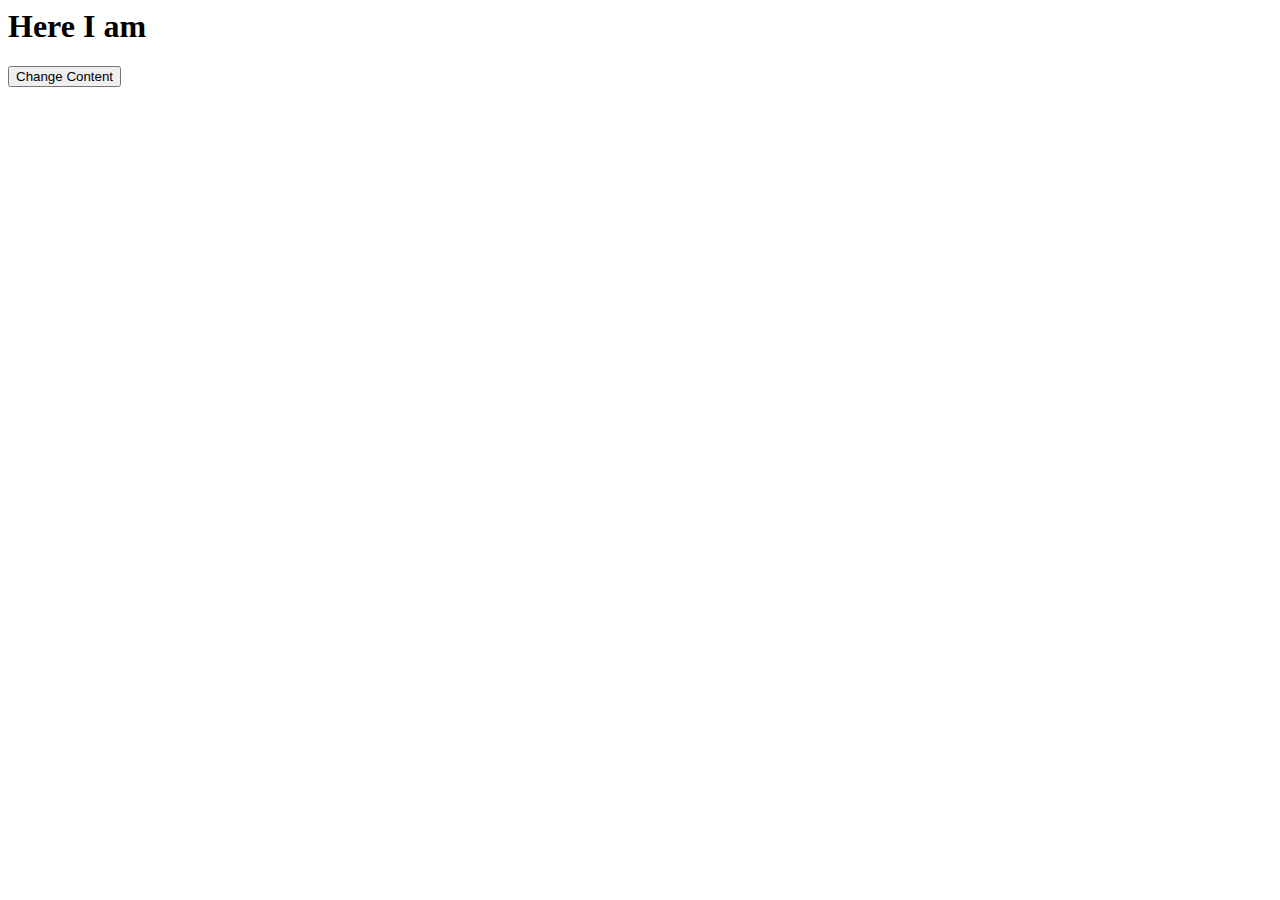
<file: controller/test.html>
<html>
     
<head>

<title>sdfga</title>

</head>
<body>
    <div id="demo">
        <h1>Here I am</h1>
        <button type="button" onclick="loadDoc()" id="butt">Change Content</button>
        <p class="parag"></p>
        </div>
<script src="../IKIZAMINI.RW/js/jquery.js"></script>

<script type="text/javascript">
function loadDoc() {
  var xhttp;
  if (window.XMLHttpRequest) {
    // code for modern browsers
    xhttp = new XMLHttpRequest();
    } else {
    // code for IE6, IE5
    xhttp = new ActiveXObject("Microsoft.XMLHTTP");
  }
  xhttp.onreadystatechange = function() {
    if (this.readyState == 4 && this.status == 200) {
      document.getElementById("demo").innerHTML = this.responseText;
    }
  };
  xhttp.open("GET", "rugamba.txt", true);
  xhttp.send();
}



</script>
<!-- <script type="text/javascript">
$("document").ready(function(){
$.ajax({  
    url: "",
    method:"",
    dataType:"",
    success:function(){
    }
});
});
$("#butt").click(function(){

    function clickThen(){
var msg = "I will be genius then";
$(".parag").append("<p>"+msg+"</p>");
//alert(msg);
}
clickThen();
});

$("#butt").hover(function(){
alert("hello mavin");

},
function(){
    null;
}
); -->
</script>
</body>

</html>
</file>
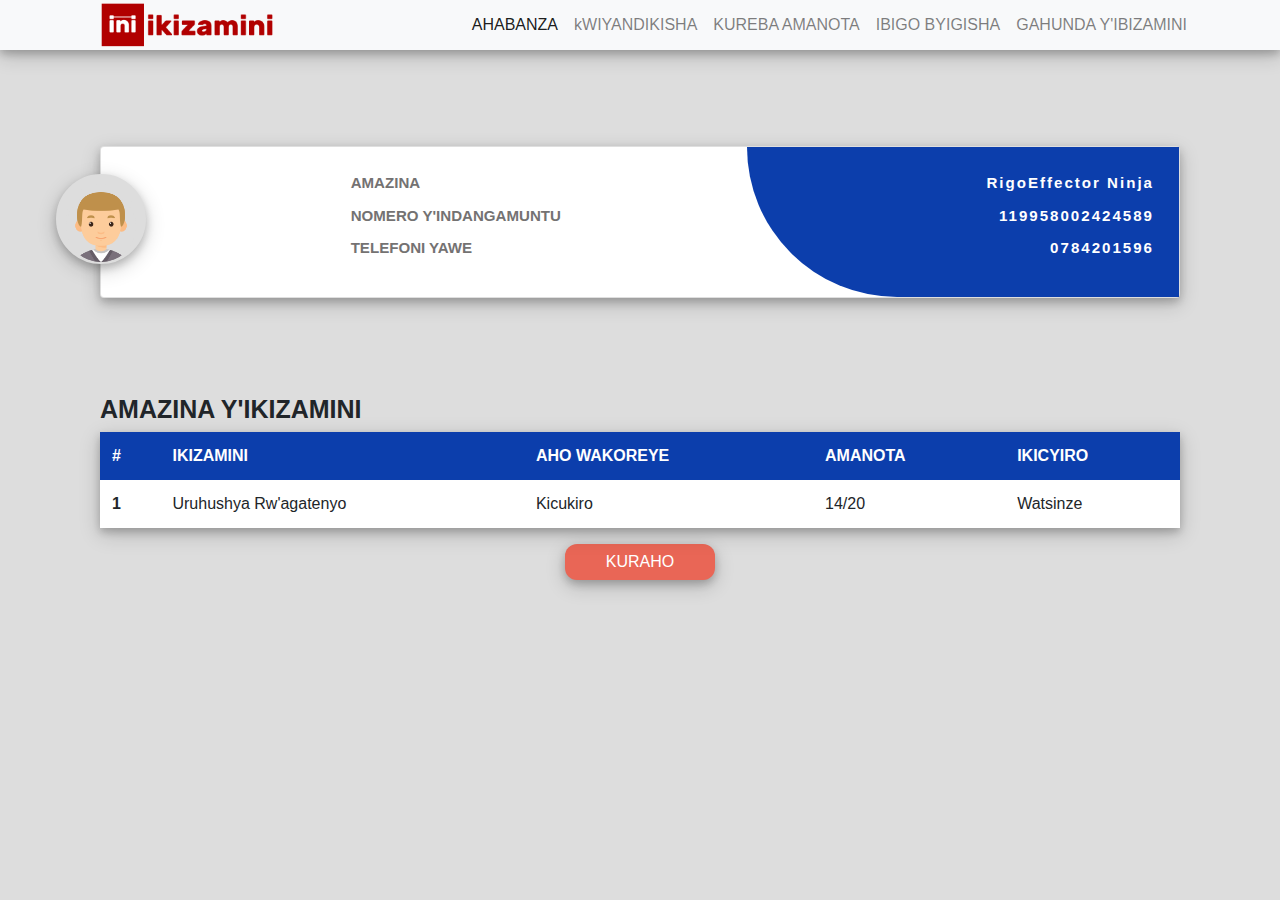
<file: IKIZAMINI.RW/html/amanota.html>
<!DOCTYPE html>
<html lang="en">
<head>
        <meta charset="UTF-8">
        <meta name="viewport" content="width=device-width, initial-scale=1.0">
        <meta http-equiv="X-UA-Compatible" content="ie=edge">
        <link rel="stylesheet" href="../css/bootstrap.min.css">
        <link rel="stylesheet" href="../css/mystyle.css">
    <title>Amanota</title>
</head>
<body class="ikamini_wrapper">
        <!-- navbar header -->
    <nav class="navbar sticky-top  navbar-expand-lg navbar-light bg-light">
        <div class="container">
                <div class="navbar-header responsive-logo">
                    <a href="index.html" class="navbar-brand">
                        <img src="../img/logo.png" alt="Ikizamini_logo">
                    </a>
                </div>
        <button class="navbar-toggler" type="button" data-toggle="collapse" data-target="#navbarNav" aria-controls="navbarNav" aria-expanded="false" aria-label="Toggle navigation">
          <span class="navbar-toggler-icon"></span>
        </button>
        <div class="collapse navbar-collapse" id="navbarNav">
          <ul class="navbar-nav ml-auto">
            <li class="nav-item active">
              <a class="nav-link" href="index.html">AHABANZA <span class="sr-only">(current)</span></a>
            </li>
            <li class="nav-item">
              <a class="nav-link" href="kwiyandikisha.html">kWIYANDIKISHA</a>
            </li>
            <li class="nav-item">
              <a class="nav-link" href="kurebamanota.html">KUREBA AMANOTA</a>
            </li>
            <li class="nav-item">
                <a class="nav-link" href="ibigo.html">IBIGO BYIGISHA</a>
              </li>
            <li class="nav-item">
              <a class="nav-link " href="gahunday'ikizamini.html">GAHUNDA Y'IBIZAMINI</a>
            </li>
          </ul>
        </div>
        </div>
      </nav>
          <div class="container">
              <div class="col-md-12">
                  <div class="result_Information">
                        <div class="card" style="width: 100%;">
                        <div class="row">
                                <div class=" col-md-2 ">
                                        <div class="pictures">
                                                <img class="" id="imgZ" src="../img/rigoeffector.png" height="150" alt="">
                
                                            </div>
                                </div>
                                <div class=" col-md-5 ">
                                        <div class="leftSide">
                                                <ul id="uls">
                                                    <li>AMAZINA</li>
                                                    <li>NOMERO Y'INDANGAMUNTU</li>
                                                    <li>TELEFONI YAWE</li>
                                                </ul>
                
                                            </div>
                                </div>
                                <div class="col-md-5">
                                        <div class="rightSide">
                                                <ul id="uls">
                                                        <li>RigoEffector Ninja</li>
                                                        <li>119958002424589</li>
                                                        <li>0784201596</li>
                                                    </ul>              
                                        </div>
                                </div>
                        </div>
                  </div>
                  </div>
              </div>

<!-- amanota doen there -->
<div class="col-md-12">
    <div class="heading">
        <h1>AMAZINA Y'ikizamini</h1>

    </div>
    <table class="table table-borderless bg-white">
            <thead id="titlesMarks">
              <tr>
                <th scope="col">#</th>
                <th scope="col">IKIZAMINI</th>
                <th scope="col">AHO WAKOREYE</th>
                <th scope="col">AMANOTA</th>
                <th scope="col">IKICYIRO</th>
              </tr>
            </thead>
            <tbody>
              <tr>
                <th scope="row">1</th>
                <td>Uruhushya Rw'agatenyo</td>
                <td>Kicukiro</td>
                <td>14/20</td>
                <td>Watsinze</td>
                
              </tr>
             
            </tbody>
          </table>

</div>
<center><button type="button" id="button" class="btn btn-primary">KURAHO</button></center>
</div>
          
</body>
</html>
</file>
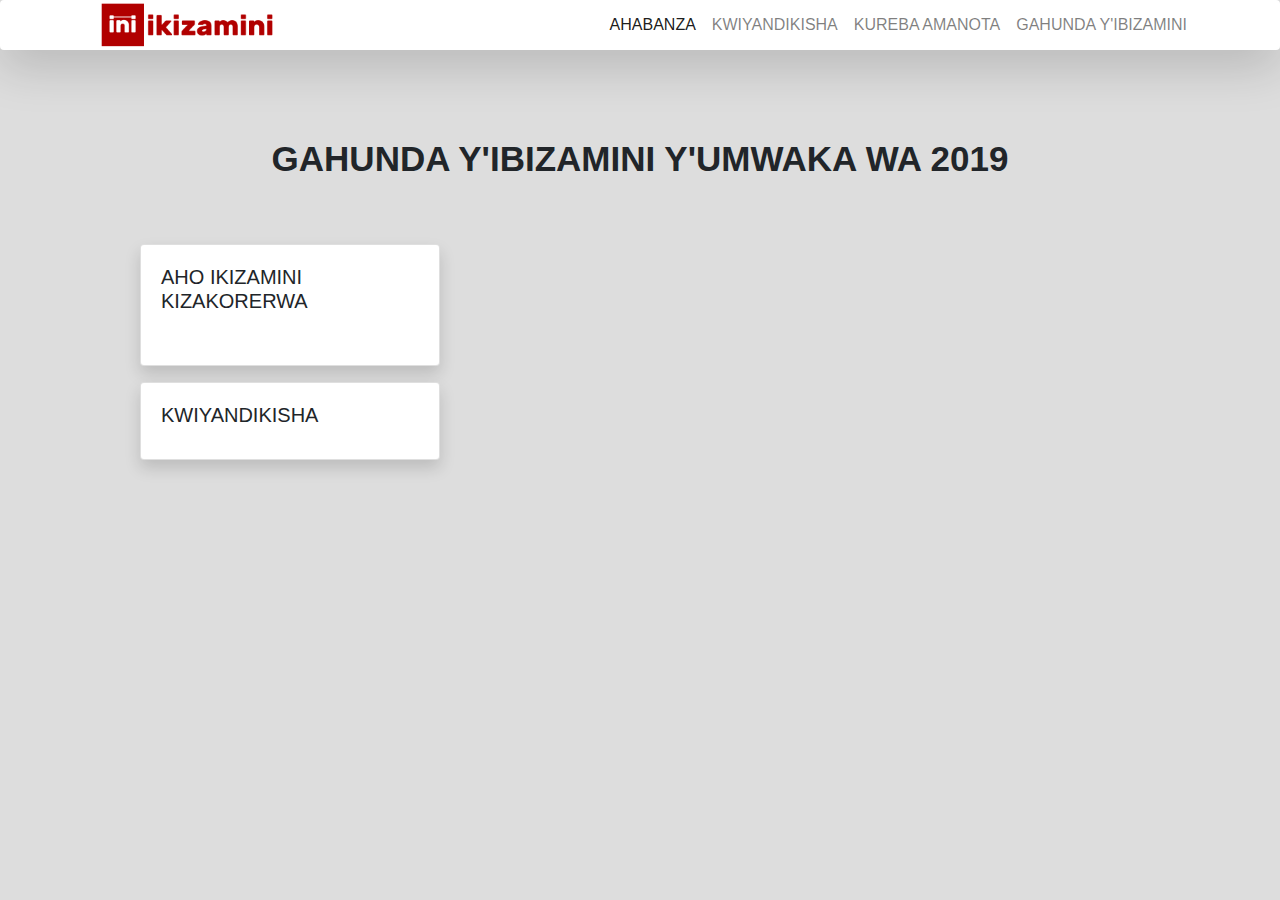
<file: IKIZAMINI.RW/html/gahunday'ikizamini.html>
<!DOCTYPE html>
<html lang="en">
<head>
    <meta charset="UTF-8">
    <meta name="viewport" content="width=device-width, initial-scale=1.0">
    <meta http-equiv="X-UA-Compatible" content="ie=edge">
    <link rel="stylesheet" href="../css/bootstrap.min.css">
    <link rel="stylesheet" href="../css/mystyle.css">
    <title>Gahunda y'Ibizamini</title>
</head>
<body class="ikamini_wrapper">
       <!-- navbar header -->
       <nav class="shadow-lg p-3 mb-5 bg-white rounded navbar sticky-top  navbar-expand-lg navbar-light bg-light">
            <div class="container">
                    <div class="navbar-header responsive-logo">
                        <a href="index.html" class="navbar-brand">
                            <img src="../img/logo.png" alt="Ikizamini_logo">
                        </a>
                    </div>
            <button class="navbar-toggler" type="button" data-toggle="collapse" data-target="#navbarNav" aria-controls="navbarNav" aria-expanded="false" aria-label="Toggle navigation">
              <span class="navbar-toggler-icon"></span>
            </button>
            <div class="collapse navbar-collapse" id="navbarNav">
              <ul class="navbar-nav ml-auto">
                <li class="nav-item active">
                  <a class="nav-link" href="index.html">AHABANZA <span class="sr-only">(current)</span></a>
                </li>
                <li class="nav-item">
                  <a class="nav-link" href="iyandikishe.html">KWIYANDIKISHA</a>
                </li>
                <li class="nav-item">
                  <a class="nav-link" href="kurebamanota.html">KUREBA AMANOTA</a>
                </li>
                <li class="nav-item">
                  <a class="nav-link " href="gahunday'ikizamini.html">GAHUNDA Y'IBIZAMINI</a>
                </li>
              </ul>
            </div>
            </div>
          </nav>
         <!-- wrapper content -->
         <div class="container">
            <div class="row justify-content-center">
             <div class="header_name">
                 <h1>Gahunda y'Ibizamini y'umwaka wa 2019</h1>
             </div>
            </div>
             <div class="col-md-12">
                 <div class="row">
                 <div class="col-md-4 ">
<!-- uko ibizamini bizakorwa -->
                <ul>
                    <li>
                            <div class="card shadow" style="width: 100%;">
                            
                                    <div class="card-body">
                                     <h5 class="card-title">AHO IKIZAMINI KIZAKORERWA</h5>
                                      <ul id="uturere">
                                          <li class="intara"></li>
                                          <!-- <li class="intara" id="1">UMUJYI WA KIGALI</li>
                                          <li class="intara" id="2">AMAJYEPFO</li>
                                          <li class="intara" id="3">AMAJYARUGU</li>
                                          <li class="intara" id="4">IBURASIRAZUBA</li>
                                          <li class="intara" id="5">IBURENGERAZUBA</li> -->
                                      </ul>
                                    </div>
                            </div>

                    </li>
<!-- kwiyandikisha time table -->
                    <li>
                            <div class="card shadow" style="width: 100%;">
                            
                                    <div class="card-body">
                                     <h5 class="card-title">KWIYANDIKISHA</h5>
                                      <ul id="uturere" class="gahunda">

                                            <!-- <li><button></button></li> -->
                                          <!-- <li><button>1</button>15/12/2018 - 20/12/2018</li>
                                          <li><button>2</button>12/03/2019 - 20/03/2019</li>
                                          <li><button>3</button>15/06/2019 - 20/06/2019</li>
                                          <li><button>4</button>15/10/2018 - 20/10/2019</li> -->
                                          
                                      </ul>
                                    </div>
                            </div>

                    </li>
                </ul>       
                </div>

                <!-- result for active link item -->
                <div class="col-sm-12 col-md-8">
                    <div class="container">
                        <div class="row">

                            <div class="col-sm col-md utuntu"><span></span></div>
                            
                            <!-- <div class="col-md-4 col-sm-12">
                                    <div class="card shadow" id="mycard" style="width: 100%;">
                            
                                            <div class="card-body">
                                                <h5 class="card-title">NYARUGENGE</h5>
                                                    <div class="agenda">
                                                            <button>1</button>
                                                        <p>Lorem ipsum dolor sit amet.</p>
                                                    </div>
                                                    <div class="agenda1">
                                                            <button>2</button>
                                                        <p>Lorem ipsum dolor sit amet.</p>
                                                    </div>
                                                    <div class="agenda2">
                                                            <button>3</button>
                                                        <p>Lorem ipsum dolor sit amet.</p>
                                                    </div>
                                                
                                                    <div class="agenda3">
                                                            <button>4</button>
                                                        <p>Lorem ipsum dolor sit amet.</p>
                                                    </div>
                                                
                                                
                                             
                                            </div>
                                    </div>

                            </div>


                            <div class="col-md-4 col-sm-12">
                                    <div class="card shadow" id="mycard" style="width: 100%;">
                            
                                            <div class="card-body">
                                                <h5 class="card-title">NYARUGENGE</h5>
                                                    <div class="agenda">
                                                            <button>1</button>
                                                        <p>Lorem ipsum dolor sit amet.</p>
                                                    </div>
                                                    <div class="agenda1">
                                                            <button>2</button>
                                                        <p>Lorem ipsum dolor sit amet.</p>
                                                    </div>
                                                    <div class="agenda2">
                                                            <button>3</button>
                                                        <p>Lorem ipsum dolor sit amet.</p>
                                                    </div>
                                                
                                                    <div class="agenda3">
                                                            <button>4</button>
                                                        <p>Lorem ipsum dolor sit amet.</p>
                                                    </div>
                    
                                             
                                            </div>
                                    </div>

                            </div>

                            <div class="col-md-4 col-sm-12">
                                    <div class="card shadow" id="mycard" style="width: 100%;">
                            
                                            <div class="card-body">
                                                <h5 class="card-title">NYARUGENGE</h5>
                                                    <div class="agenda">
                                                            <button>1</button>
                                                        <p>Lorem ipsum dolor sit amet.</p>
                                                    </div>
                                                    <div class="agenda1">
                                                            <button>2</button>
                                                        <p>Lorem ipsum dolor sit amet.</p>
                                                    </div>
                                                    <div class="agenda2">
                                                            <button>3</button>
                                                        <p>Lorem ipsum dolor sit amet.</p>
                                                    </div>
                                                
                                                    <div class="agenda3">
                                                            <button>4</button>
                                                        <p>Lorem ipsum dolor sit amet.</p>
                                                    </div>
                                            </div>
                                    </div>
                            </div>-->
                        </div> 
                        <!-- end of row class -->
                    </div>
                    <!-- end of container -->
                </div>
                <!-- end of col-sm 8 -->
             </div>
             <!-- end of top row -->
         </div>
         <!-- end of col-md 12 class -->
         <script src="../js/jquery.js"></script>
    <script type="text/javascript">
        $(document).ready(function(){
$.ajax({
    url:"http://localhost/ikizamini/controller/fetchIntara.php",
    method:"get",
    dataType:"json",
    cache:false,
    success:function(listIntara){
        //console.log(listIntara);
        for( var i in listIntara){
            //alert(listIntara[i].name);
           
      $("#uturere").append('<li data-intaraid='+listIntara[i].id+' class="Index">'+listIntara[i].name+' </li>');   
        }
        $('.Index').hover(function(){

        var ids = $(this).data('intaraid');

            $.ajax({
                url : "http://localhost/ikizamini/controller/returnDistrictByProvince.php",
                method: "post",
                data:"intara="+ids,
                dataType : "json",
                cache: false,
                success:function(data){
                 
                    for(var t in data){
                        
                        $(".utuntu").append("<span>"+data[t].district+"</span>");
                    }
                }
            });        
        },function(){
            $(".utuntu").empty();
        });
        }
});
});
</script>
<script type="text/javascript">
$(document).ready(function(){
$.ajax({
url : "http://localhost/ikizamini/controller/returnExamTerms.php",
method : "get",
dataType :"json",
success : function(data){  
    console.log(data);
    for(var d in data){
        $(".gahunda").append("<li><button>" +data[d].id+"</button>"+ data[d].from+" / "+data[d].to+ "</li>");
    }
}

});
});
    </script>
</body>
</html>
</file>
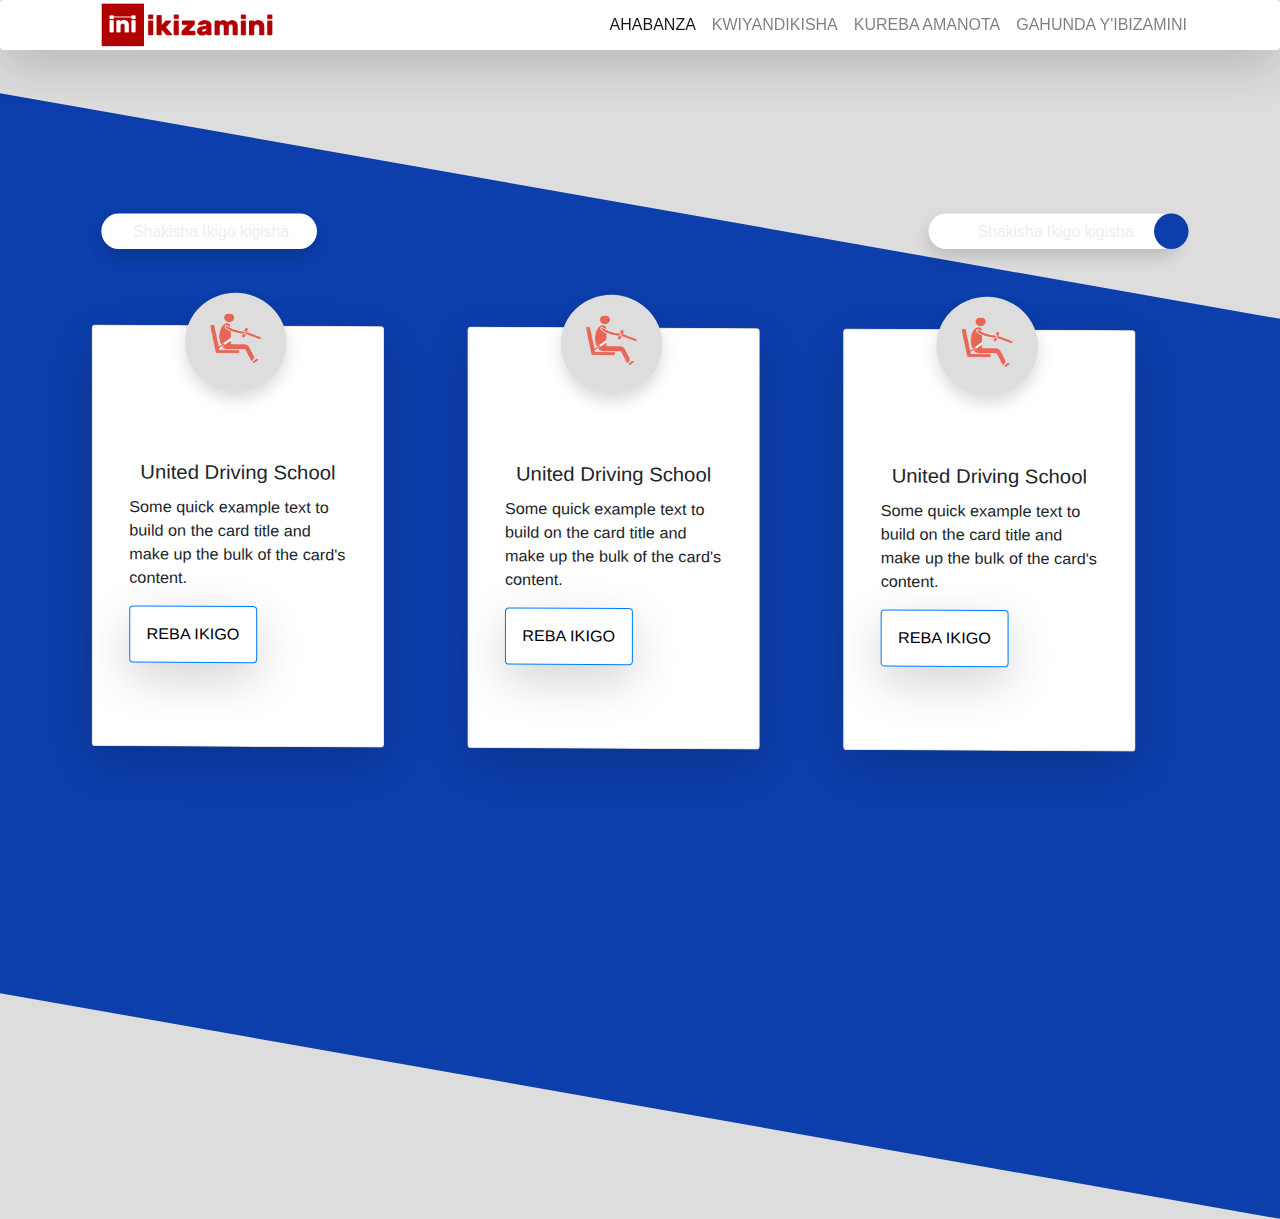
<file: IKIZAMINI.RW/html/ibigo.html>
<!DOCTYPE html>
<html lang="en">
<head>
        <meta charset="UTF-8">
        <meta name="viewport" content="width=device-width, initial-scale=1.0">
        <meta http-equiv="X-UA-Compatible" content="ie=edge">
        <link rel="stylesheet" href="../css/bootstrap.min.css">
        <link rel="stylesheet" href="../css/mystyle.css">
        <link rel="stylesheet" href="https://use.fontawesome.com/releases/v5.5.0/css/all.css">
        
    <title>Ibigo Byigisha</title>
</head>
<body class="ikamini_wrapper">
     <!-- navbar header -->
     <nav class=" shadow-lg p-3 mb-5 bg-white rounded navbar sticky-top  navbar-expand-lg navbar-light bg-light">
            <div class="container">
                    <div class="navbar-header responsive-logo">
                        <a href="index.html" class="navbar-brand">
                            <img src="../img/logo.png" alt="Ikizamini_logo">
                        </a>
                    </div>
            <button class="navbar-toggler" type="button" data-toggle="collapse" data-target="#navbarNav" aria-controls="navbarNav" aria-expanded="false" aria-label="Toggle navigation">
              <span class="navbar-toggler-icon"></span>
            </button>
            <div class="collapse navbar-collapse" id="navbarNav">
              <ul class="navbar-nav ml-auto">
                <li class="nav-item active">
                  <a class="nav-link" href="index.html">AHABANZA <span class="sr-only">(current)</span></a>
                </li>
                <li class="nav-item">
                  <a class="nav-link" href="iyandikishe.html">KWIYANDIKISHA</a>
                </li>
                <li class="nav-item">
                  <a class="nav-link" href="kurebamanota.html">KUREBA AMANOTA</a>
                </li>
                <li class="nav-item">
                  <a class="nav-link " href="gahunday'ikizamini.html">GAHUNDA Y'IBIZAMINI</a>
                </li>
              </ul>
            </div>
            </div>
          </nav>
</head>
<body>
    <div class="marking_wrappers_school">
    <div class="container">
      <div class="searchBar_header">
          <div class="d-flex bd-highlight mb-3">
              <div class="p-2 bd-highlight">
                  <form action="">
                      <input type="search" placeholder="Shakisha Ikigo kigisha" class="shadow">
                      
                    </form>
              </div>
              
              <div class="ml-auto p-2 bd-highlight">
              <form action="">
                <input type="search" placeholder="Shakisha Ikigo kigisha" class="shadow">
                <input  type="submit" value="">
              </form>
              </div>
            </div>

      </div>

      <!-- result fot Ibigo byose -->
      <div class="wrapper_schools_result">
        <div class="col-md-12">
          <div class="row">
           
            <div class="col-md-4">
                <div class="card shadow-lg p-3 mb-5 bg-white rounded" style="width: 18rem;">
                  <div id="ibigo_img" class="shadow"> 
                      <img class="card-img-top" id="School_Icon" src="../img/ICONS.png" alt="Card image cap">
                  </div>
                    
                    <div class="card-body" >
                      <h5 class="card-title text-center">United Driving School</h5>
                      <p class="card-text">Some quick example text to build on the card title and make up the bulk of the card's content.</p>
                      <a href="ikigokimwe.html" class="btn btn-primary shadow-lg p-3 mb-5 bg-white rounded">REBA IKIGO</a>
                    </div>
                  </div>

            </div>
            <div class="col-md-4">
                <div class="card shadow-lg p-3 mb-5 bg-white rounded" style="width: 18rem;">
                  <div id="ibigo_img" class="shadow"> 
                      <img class="card-img-top" id="School_Icon" src="../img/ICONS.png" alt="Card image cap">
                  </div>
                    
                    <div class="card-body" >
                      <h5 class="card-title text-center">United Driving School</h5>
                      <p class="card-text">Some quick example text to build on the card title and make up the bulk of the card's content.</p>
                      <a href="ikigokimwe.html" class="btn btn-primary shadow-lg p-3 mb-5 bg-white rounded">REBA IKIGO</a>
                    </div>
                  </div>

            </div>
            <div class="col-md-4">
                <div class="card shadow-lg p-3 mb-5 bg-white rounded" style="width: 18rem;">
                  <div id="ibigo_img" class="shadow"> 
                      <img class="card-img-top" id="School_Icon" src="../img/ICONS.png" alt="Card image cap">
                  </div>
                    
                    <div class="card-body" >
                      <h5 class="card-title text-center">United Driving School</h5>
                      <p class="card-text">Some quick example text to build on the card title and make up the bulk of the card's content.</p>
                      <a href="ikigokimwe.html" class="btn btn-primary shadow-lg p-3 mb-5 bg-white rounded">REBA IKIGO</a>
                    </div>
                  </div>

            </div>
      

          
          </div>
        </div>
      </div>
    
        
        

    </div>
  </div>
</body>
</html>
</file>
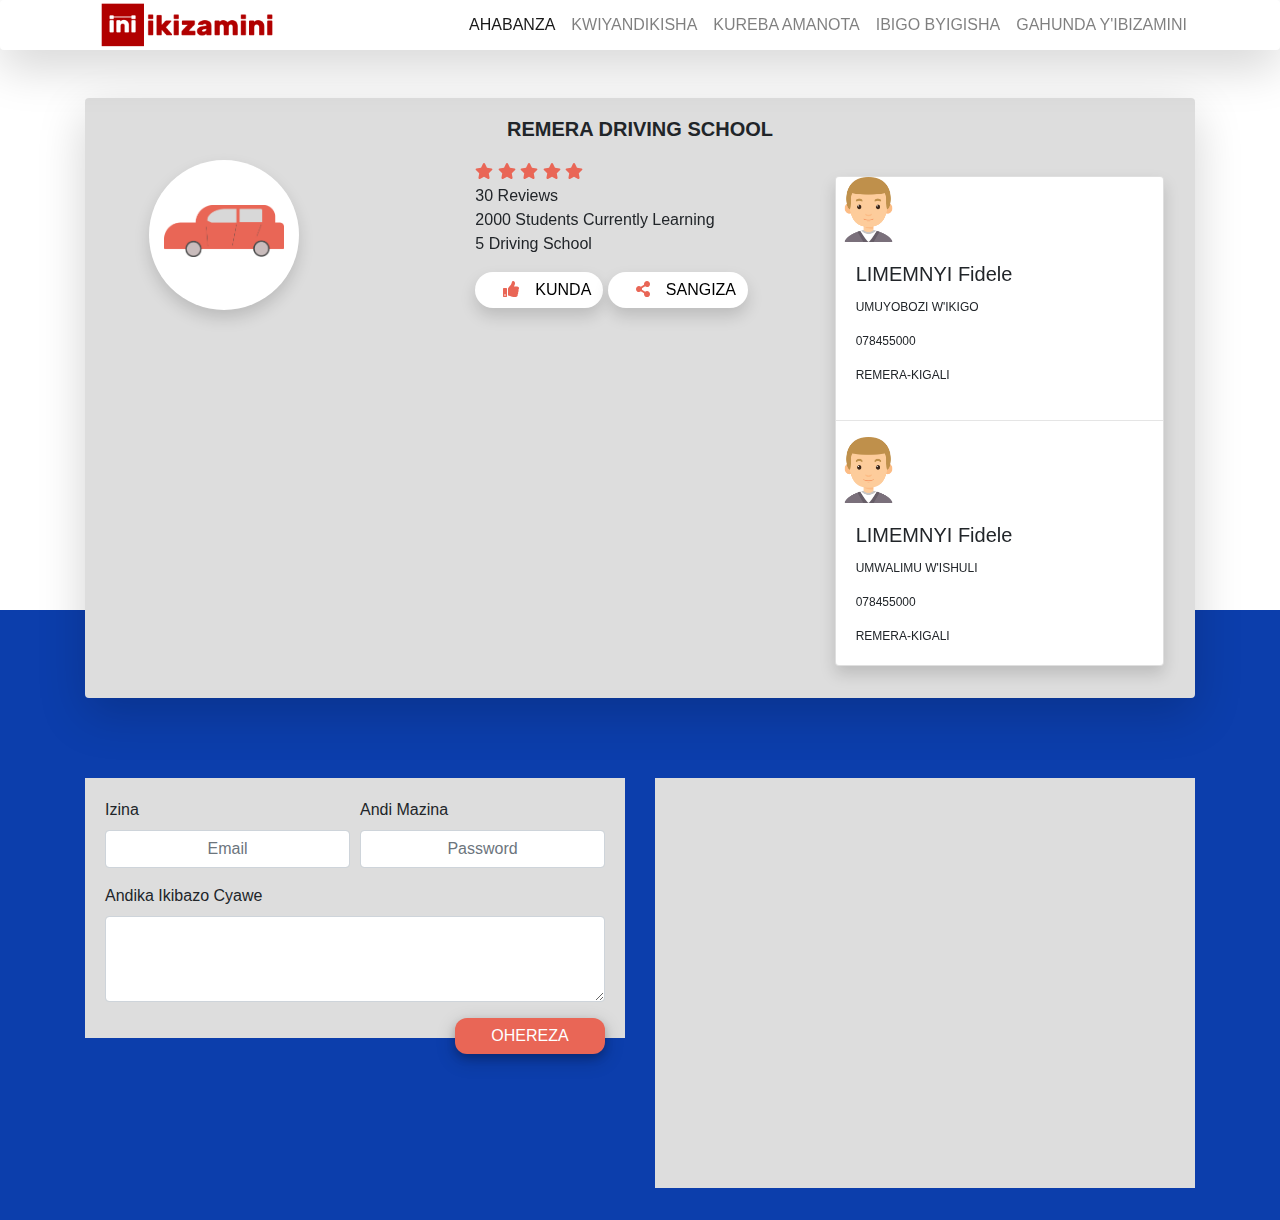
<file: IKIZAMINI.RW/html/ikigokimwe.html>
<!DOCTYPE html>
<html lang="en">
<head>
    <meta charset="UTF-8">
        <meta name="viewport" content="width=device-width, initial-scale=1.0">
        <meta http-equiv="X-UA-Compatible" content="ie=edge">
        <link rel="stylesheet" href="../css/bootstrap.min.css">
        <link rel="stylesheet" href="../css/mystyle.css">
        <link rel="stylesheet" href="https://use.fontawesome.com/releases/v5.5.0/css/all.css">
    <title>Ikigo Kimwe</title>
    <script>
        window.onload = function () {
        
        //Better to construct options first and then pass it as a parameter
        var options = {
          animationEnabled: true,
          title:{
            text: "IKIGERANYO CY'AMANOTA"   
          },
          axisY:{
            title:"Coal (mn tonnes)"
          },
          toolTip: {
            shared: true,
            reversed: true
          },
          data: [{
            type: "stackedColumn",
            name: "Anthracite and Bituminous",
            showInLegend: "true",
            yValueFormatString: "#,##0mn tonnes",
            dataPoints: [
              { y: 111338 , label: "USA" },
              { y: 49088, label: "Russia" },
              { y: 62200, label: "China" },
              { y: 90085, label: "India" },
              { y: 38600, label: "Australia" },
              { y: 48750, label: "SA" }
            ]
          },
          {
            type: "stackedColumn",
            name: "SubBituminous and Lignite",
            showInLegend: "true",
            yValueFormatString: "#,##0mn tonnes",
            dataPoints: [
              { y: 135305 , label: "USA" },
              { y: 107922, label: "Russia" },
              { y: 52300, label: "China" },
              { y: 3360, label: "India" },
              { y: 39900, label: "Australia" },
              { y: 0, label: "SA" }
            ]
          }]
        };
        
        $("#chartContainer").CanvasJSChart(options);
        }
        </script>
</head>
<body class="contexty">
       <!-- navbar header -->
    <nav class="navbar sticky-top  navbar-expand-lg navbar-light bg-light shadow-lg p-3 mb-5 bg-white rounded">
        <div class="container">
                <div class="navbar-header responsive-logo">
                    <a href="index.html" class="navbar-brand">
                        <img src="../img/logo.png" alt="Ikizamini_logo">
                    </a>
                </div>
        <button class="navbar-toggler" type="button" data-toggle="collapse" data-target="#navbarNav" aria-controls="navbarNav" aria-expanded="false" aria-label="Toggle navigation">
          <span class="navbar-toggler-icon"></span>
        </button>
        <div class="collapse navbar-collapse" id="navbarNav">
          <ul class="navbar-nav ml-auto">
            <li class="nav-item active">
              <a class="nav-link" href="index.html">AHABANZA <span class="sr-only">(current)</span></a>
            </li>
            <li class="nav-item">
              <a class="nav-link" href="kwiyandikisha.html">KWIYANDIKISHA</a>
            </li>
            <li class="nav-item">
              <a class="nav-link" href="kurebamanota.html">KUREBA AMANOTA</a>
            </li>
            <li class="nav-item">
                <a class="nav-link" href="ibigo.html">IBIGO BYIGISHA</a>
              </li>
            <li class="nav-item">
              <a class="nav-link " href="gahunday'ikizamini.html">GAHUNDA Y'IBIZAMINI</a>
            </li>
          </ul>
        </div>
        </div>
      </nav>

      <!-- ikigo kimwe infomration -->
      

          <div class="container">
            <div class="shadow-lg p-3 mb-5 bg-#ddd rounded school_content">
              <p class="text-center">REMERA DRIVING SCHOOL</p>
              <div class="col-md-12">
                  <div class="row">
                    <div class="col-md-4">
                      <div class="driving_icon">
                          <div id="ibigo_imgs" class="shadow bg-white"> 
                              <img class="card-img-top" id="School_Icon2" src="../img/ICONS2.png" alt="Card image cap">
                          </div>
                      </div>
                      <div class="map">
                          <div class="mapouter">
                            <div class="gmap_canvas">
                              <iframe width="600" height="500" id="gmap_canvas" src="https://maps.google.com/maps?q=iprc&t=&z=13&ie=UTF8&iwloc=&output=embed" frameborder="0" scrolling="no" marginheight="0" marginwidth="0">
                              </iframe>
                              <a href="https://www.embedgooglemap.net">embedgooglemap.net</a>
                            </div>
          
                          </div>
                      </div>

                    </div>
                    <div class="col-md-4">
                      <span id="star"><i class="fas fa-star"></i></span>
                      <span id="star"><i class="fas fa-star"></i></span>
                      <span id="star"><i class="fas fa-star"></i></span>
                      <span id="star"><i class="fas fa-star"></i></span>
                      <span id="star"><i class="fas fa-star"></i></span>
                      <div class="revies_data">
                          <span>30 Reviews</span>
                          <br/>
                          <span>2000 Students Currently Learning</span>
                          <br/>
                          <span>5 Driving School</span>
                          <div class="social_EventsBtn">
                              <button type="button" id="buttons" class="btn btn-primary shadow"><i class="fas fa-thumbs-up"></i>KUNDA</button>
                              <button type="button" id="buttons" class="btn btn-primary shadow"><i class="fas fa-share-alt"></i>SANGIZA</button>

                          </div>

                      </div>
                    </div>

                    <!-- abayobozi -->
                    <div class="col-md-4">
                      <div class="card shadow" style="" id="admin_Inforamtion">
                            <img class="card-img" src="../img/rigoeffector.png" alt="Card image cap" id="adminImg">
                            <div class="card-body">
                              <h5 class="card-title">LIMEMNYI Fidele</h5>
                              <p class="card-text">UMUYOBOZI W'IKIGO</p>
                              <p class="card-text">078455000</p>
                              <p class="card-text">Remera-Kigali</p>        
                          </div>
                          <hr/>
                          <img class="card-img" src="../img/rigoeffector.png" alt="Card image cap" id="adminImg">
                            <div class="card-body">
                              <h5 class="card-title">LIMEMNYI Fidele</h5>
                              <p class="card-text">UMWALIMU W'ISHULI</p>
                              <p class="card-text">078455000</p>
                              <p class="card-text">Remera-Kigali</p>        
                          </div>
                      </div>                   
                    </div>
                    </div>
              </div>
            </div>
          </div>
        </div>
    
          <div class="container">
            <div class="row">

           
              <div class=" col-md-6">
              <div class="questionnaire">
                      <form>
                          <div class="form-row">
                            <div class="form-group col-md-6">
                              <label for="inputEmail4">Izina</label>
                              <input type="email" class="form-control" id="inputEmail4" placeholder="Email">
                            </div>
                            <div class="form-group col-md-6">
                              <label for="inputPassword4">Andi Mazina</label>
                              <input type="password" class="form-control" id="inputPassword4" placeholder="Password">
                            </div>
                            
                          </div>
                          <div class="form-group">
                              <label for="exampleFormControlTextarea1">Andika Ikibazo Cyawe</label>
                              <textarea class="form-control" id="exampleFormControlTextarea1" rows="3" id="myTextarea">

                              </textarea>
                            </div>
                          
                          <button type="button" id="button" class="btn btn-primary">OHEREZA</button>
                          
                        </form>
  
                  </div>

              </div>

              <div class=" col-md-6">
              <div class="questionnaire">
                  <div id="chartContainer" style="height: 370px; width: 100%;"></div>
  
                  </div>

              </div>
            </div>

          </div>
          <script type="text/javascript" src="https://canvasjs.com/assets/script/jquery-1.11.1.min.js"></script>
          <script type="text/javascript" src="https://canvasjs.com/assets/script/jquery.canvasjs.min.js"></script>   
    
</body>
</html>
</file>
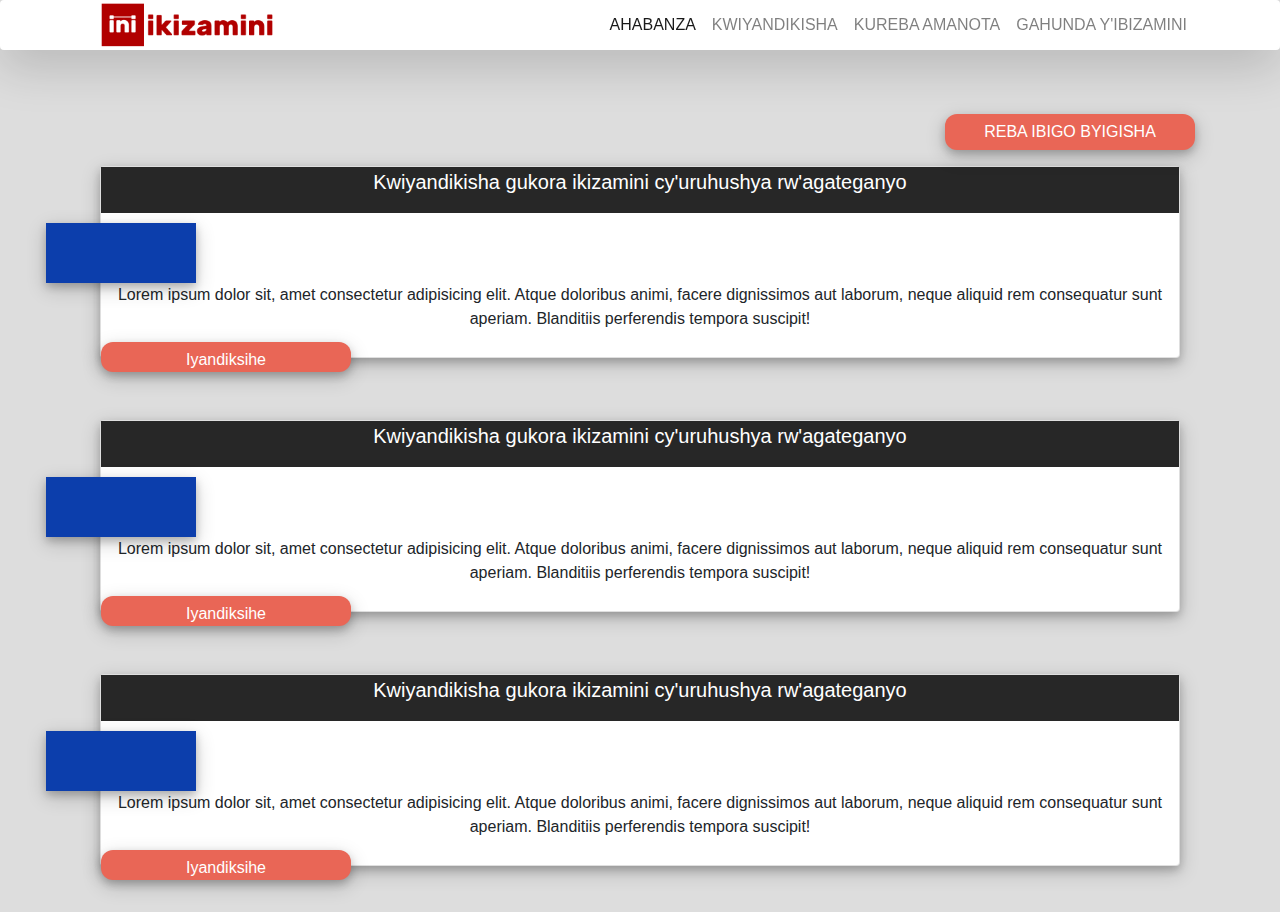
<file: IKIZAMINI.RW/html/iyandikishe.html>
<!DOCTYPE html>
<html lang="en">
<head>
        <meta charset="UTF-8">
        <meta name="viewport" content="width=device-width, initial-scale=1.0">
        <meta http-equiv="X-UA-Compatible" content="ie=edge">
        <link rel="stylesheet" href="../css/bootstrap.min.css">
        <link rel="stylesheet" href="../css/mystyle.css">
    <title>Iyandikishe</title>
</head>
<body class="ikamini_wrapper">
     <!-- navbar header -->
     <nav class="navbar sticky-top  navbar-expand-lg navbar-light bg-light shadow-lg p-3 mb-5 bg-white rounded">
            <div class="container">
                    <div class="navbar-header responsive-logo">
                        <a href="index.html" class="navbar-brand">
                            <img src="../img/logo.png" alt="Ikizamini_logo">
                        </a>
                    </div>
            <button class="navbar-toggler" type="button" data-toggle="collapse" data-target="#navbarNav" aria-controls="navbarNav" aria-expanded="false" aria-label="Toggle navigation">
              <span class="navbar-toggler-icon"></span>
            </button>
            <div class="collapse navbar-collapse" id="navbarNav">
              <ul class="navbar-nav ml-auto">
                <li class="nav-item active">
                  <a class="nav-link" href="index.html">AHABANZA <span class="sr-only">(current)</span></a>
                </li>
                <li class="nav-item">
                  <a class="nav-link" href="iyandikishe.html">KWIYANDIKISHA</a>
                </li>
                <li class="nav-item">
                  <a class="nav-link" href="kurebamanota.html">KUREBA AMANOTA</a>
                </li>
                <li class="nav-item">
                  <a class="nav-link " href="gahunday'ikizamini.html">GAHUNDA Y'IBIZAMINI</a>
                </li>
              </ul>
            </div>
            </div>
          </nav>
          <div class="container">
              <div class="buttons">
                   <a href="ibigo.html"> <button type="button" id="buttonsView" class="btn btn-primary">REBA IBIGO BYIGISHA</button></a>
              </div>
              <div class="content_wrapper">

          
              <div class="col-md-6 col-md-12" id="userExamen">
                    <div class="card" style="width: 100%;">
                        <div class="headers">
                            <p>Kwiyandikisha gukora ikizamini cy'uruhushya rw'agateganyo</p>
                        </div>
                        <div class="service">
                            <p>Lorem ipsum dolor sit, amet consectetur adipisicing elit.
                                 Atque doloribus animi, facere dignissimos aut laborum,
                                  neque aliquid rem consequatur sunt aperiam. Blanditiis 
                                  perferendis tempora suscipit!</p>

                        </div>
                        <div class="myBtn">
                            <a href="kwiyandikisha.html"><button type="button" id="buttonsView" class="btn btn-primary">Iyandiksihe</button></a>
                        </div>

                  </div>
              </div>

              <div class="col-md-6 col-md-12" id="userExamen">
                    <div class="card" style="width: 100%;">
                        <div class="headers">
                            <p>Kwiyandikisha gukora ikizamini cy'uruhushya rw'agateganyo</p>
                        </div>
                        <div class="service">
                            <p>Lorem ipsum dolor sit, amet consectetur adipisicing elit.
                                 Atque doloribus animi, facere dignissimos aut laborum,
                                  neque aliquid rem consequatur sunt aperiam. Blanditiis 
                                  perferendis tempora suscipit!</p>

                        </div>
                        <div class="myBtn">
                                <a href="kwiyandikisha.html"><button type="button" id="buttonsView" class="btn btn-primary">Iyandiksihe</button></a>
                            </div>

                  </div>
              </div>
              <div class="col-md-6 col-md-12" id="userExamen">
                    <div class="card" style="width: 100%;">
                        <div class="headers">
                            <p>Kwiyandikisha gukora ikizamini cy'uruhushya rw'agateganyo</p>
                        </div>
                        <div class="service">
                            <p>Lorem ipsum dolor sit, amet consectetur adipisicing elit.
                                 Atque doloribus animi, facere dignissimos aut laborum,
                                  neque aliquid rem consequatur sunt aperiam. Blanditiis 
                                  perferendis tempora suscipit!</p>

                        </div>
                        <div class="myBtn">
                                <a href="kwiyandikisha.html"><button type="button" id="buttonsView" class="btn btn-primary">Iyandiksihe</button></a>
                            </div>
                            

                  </div>
              </div>
              

          </div>

        </div>
</body>
</html>
</file>
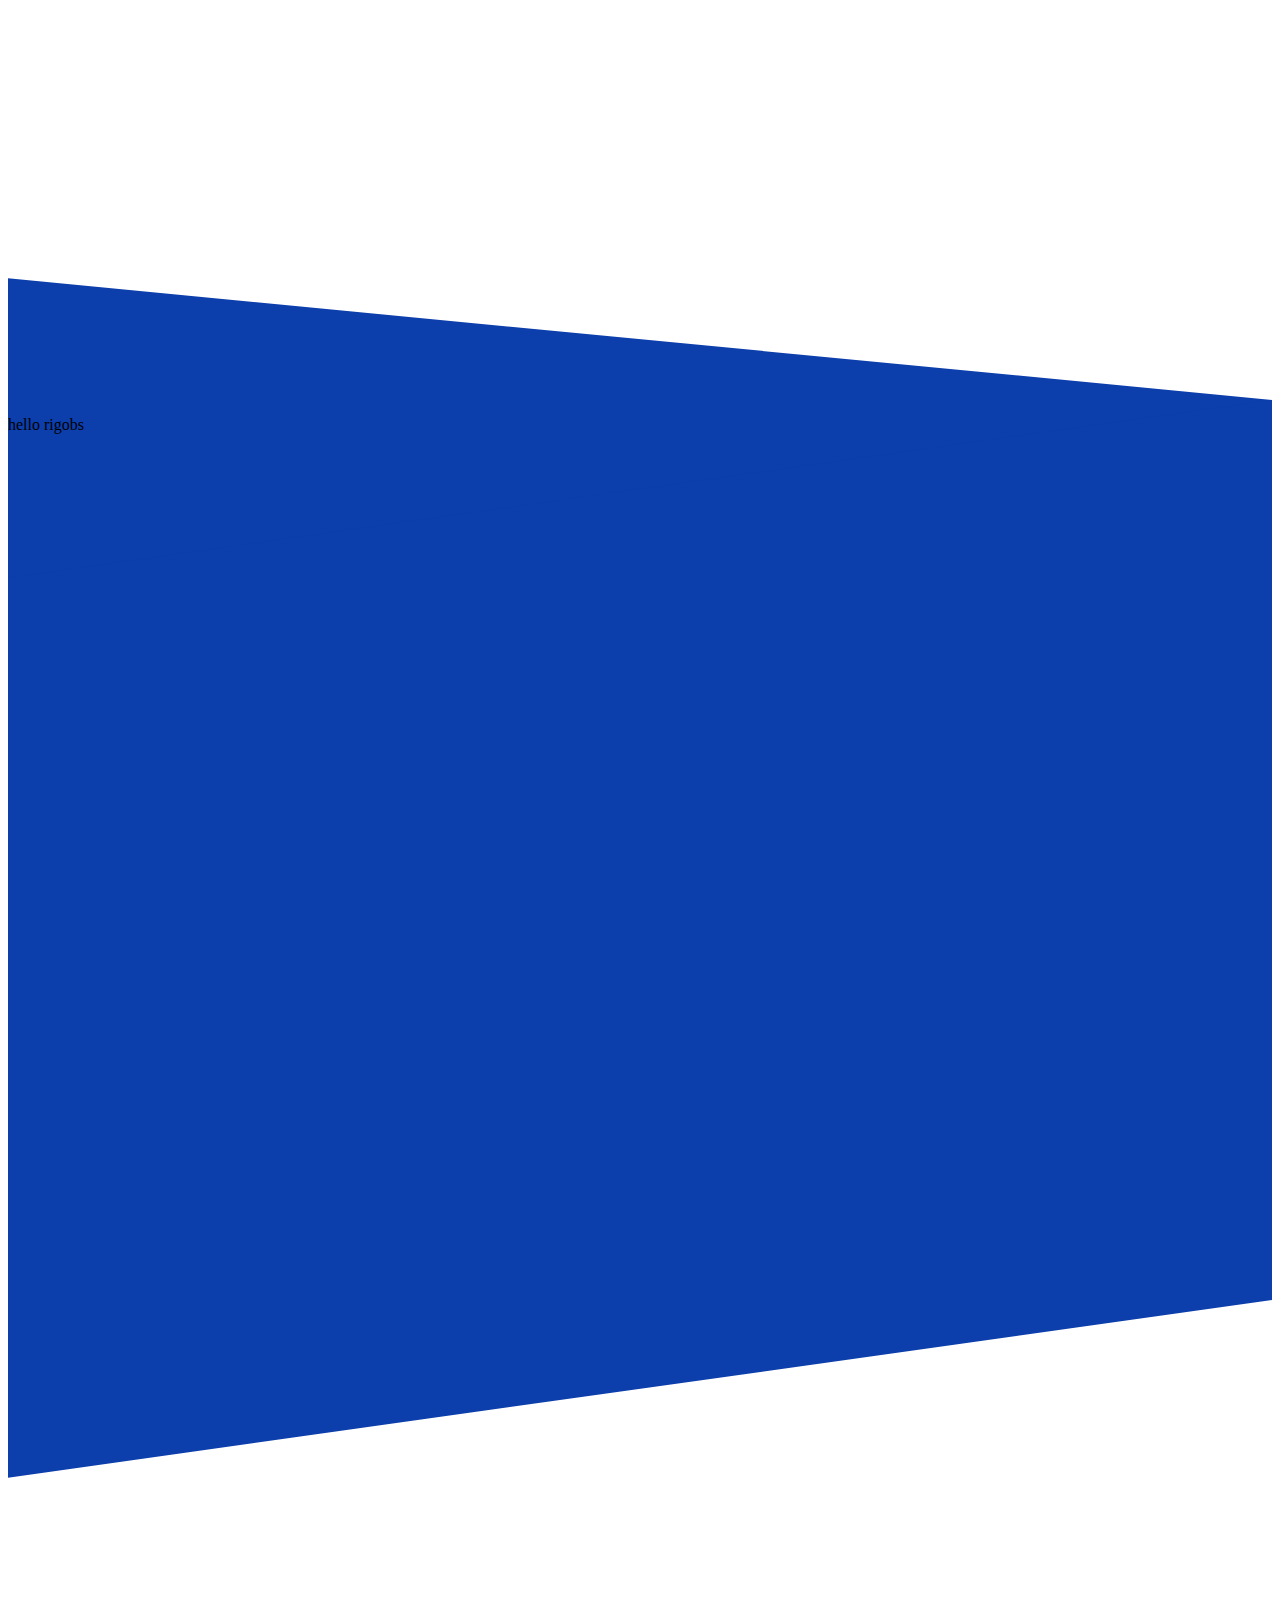
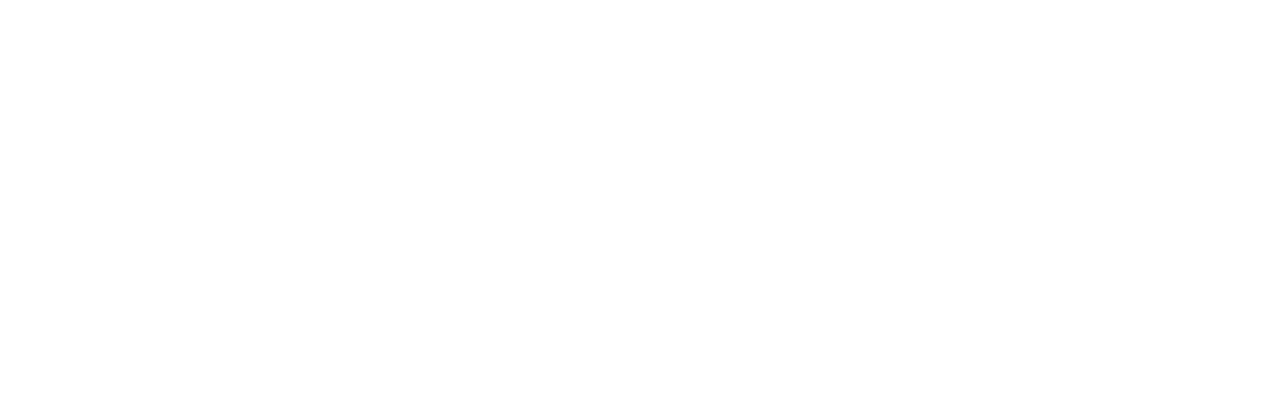
<file: IKIZAMINI.RW/html/tester.html>
<!DOCTYPE html>
<html lang="en">
<head>
    <meta charset="UTF-8">
    <meta name="viewport" content="width=device-width, initial-scale=1.0">
    <meta http-equiv="X-UA-Compatible" content="ie=edge">
    <title>Document</title>
</head>
<style>
.spacer {
  width: 100%;
  height: 100vh;
}

.container {
  position: relative;
  width: 100%;
height: 100vh;;
margin-top: 200px; 
  background-color: #0c3eac;
top: 200px;
}
.container:before {
  content: "";
  position: absolute;
  background: inherit;
  top: 0;
  left: 0;
  right: 0;
  bottom: 0;
  width: 100%;
  height: 100%;
  -webkit-transform-origin: top right;
          transform-origin: top right;
  -webkit-transform: skewY(45deg);
          transform: skewY(5.5deg);
}
.container:after {
  content: "";
  position: absolute;
  background: inherit;
  top: 0;
  left: 0;
  right: 0;
  bottom: 0;
  width: 100%;
  height: 100%;
  -webkit-transform-origin: bottom right;
          transform-origin: bottom right;
  -webkit-transform: skewY(4deg);
          transform: skewY(-8deg);
}
p{
    position: absolute;
}

</style>
<body>
        <div class="container">
                <p>hello rigobs</p> 
        </div>
    <div class="spacer">
         
    </div>
 
        
</html>
</file>
<file: IKIZAMINI.RW/css/mystyle.css>
h1{
    font-weight: 700;
}
li{
    list-style: none;
    margin: 0;
    padding: 0;
    /* width: 100%;
    height: auto; */
}
nav{
    height: 50px;
    box-shadow: 0 4px 8px 0 rgba(0, 0, 0, 0.2), 0 6px 20px 0 rgba(0, 0, 0, 0.19);
}

.my_container{
    position: relative;
    background-image: url('../img/background2.PNG');
    background-position: center;
    background-repeat: no-repeat;
    background-size: cover;
    height: 100vh;
    width: 100%;

}
.wrapper_content{
    position: absolute;
    background-color: rgba(0,0,0,0.5);
    height: 100vh;
    width: 100%;
    padding: 0;
    color: white;
}
.wrapper_content h1{
    font-size: 65px;
    text-transform: uppercase;
    float: none;
    line-height: 65px;
    text-align: center;
    z-index: 0;
}
.header-content-wrap{
position: relative;
padding: 285px 0 210px;
}
.buttons_wrapper{
    color: white;
    position: relative;
}
.overlay_links{
    background-color: rgba(0, 0, 0, 0.6);
    height: 80vh;
    position: absolute;
    transform: translateY(80%);
    display: none;
    
}
.buttons_wrapper a{
 
    background-color: #e96656;
    text-decoration: none;
    margin-bottom: 30px;
    color: white;
    font-size: 15px;
    line-height: 40px;
    height: 50px;
    width: 200px;
    outline: none;
    border: 0px;
    box-shadow: 0 4px 8px 0 rgba(0, 0, 0, 0.2), 0 6px 20px 0 rgba(0, 0, 0, 0.19);
}
/* .navbar-brand {
    height: 76px;
    position: relative;
    line-height: 60px;
    padding: 7px 15px;
    display: inline-block;
    
}*/
.navbar-brand {
    float: left;
    padding: 15px;
    font-size: 18px;
    line-height: 20px;
    height: 100px;
}
.navbar-brand > img {
    max-height: 100%;
} 
.content_wrapper_register{
    padding: 50px;
    position: relative;
    width: 100%;
  height: 50vh;;
  /* margin-top: 200px;  */
    background-color: #0c3eac;
  /* top: 150px; */
  color:white;
 
}
.content_wrapper_register:before {
    content: "";
    position: absolute;
    background: inherit;
    top: 0;
    left: 0;
    right: 0;
    bottom: 0;
    width: 100%;
    height: 100%;
    -webkit-transform-origin: top right;
            transform-origin: top right;
    -webkit-transform: skewY(5.5deg);
            transform: skewY(0.5deg);
            z-index: -1;
  }
  .content_wrapper_register:after {
    content: "";
    position: absolute;
    background: inherit;
    top: 0;
    left: 0;
    right: 0;
    bottom: 0;
    width: 100%;
    height: 100%;
    -webkit-transform-origin: bottom right;
            transform-origin: bottom right;
    -webkit-transform: skewY(4deg);
            transform: skewY(-8deg);
  }
.spacer {
    width: 100%;
    height: 100vh;
  }
.content_register
{
    text-align: center;
    height: auto;
    margin-top: 30px;
    padding: 50px;
    box-shadow: 0 4px 8px 0 rgba(0, 0, 0, 0.2), 0 6px 20px 0 rgba(0, 0, 0, 0.19);
    background: #fff;
    position: absolute;
    z-index: 1;
    margin-bottom: 50px;
}
.messages{
    padding: 20px;
}
#img{
    position: relative;
    /* transform: translate(50%, -50%); */
    border-radius: 50%;
    box-shadow: 0 4px 8px 0 rgba(0, 0, 0, 0.2), 0 6px 20px 0 rgba(0, 0, 0, 0.19);
   background-image: url('../img/rigoeffector.png');
   background-size: cover;
   background-position: center;
    margin: 1em 0;
    background-color: aliceblue;
   
    height: 150px;
    width: 150px;
    content: "your picture";
}
 #mypic {
    color: #686868;
    background-color: #ddd;
    width: 150px;
    padding: 10px;
    cursor: pointer;
    margin-bottom: 50px; 
    display: table;
    box-shadow: 0 4px 8px 0 rgba(0, 0, 0, 0.2), 0 6px 20px 0 rgba(0, 0, 0, 0.19);
}
.content_register input[type="file"]{
  display: none;
}
.types input{
    background-color: rgba(117, 117, 117, 0.19);
    box-shadow: 0 4px 8px 0 rgba(0, 0, 0, 0.2), 0 6px 20px 0 rgba(0, 0, 0, 0.19);
    outline: none;
    margin: 1.8em 0;
    height: 50px;;
 
}
.types option{
    height: 45px;

}
#round2{
    margin: 1.8em 0;
    margin-bottom: 0;
}
::-webkit-input-placeholder {
    color: #a7a6a6;
    text-align: center;
    opacity: 0.2;
 }
 
 :-moz-placeholder {
    color: #a7a6a6;;
    text-align: center;
    opacity: 0.2;
 
 }
 
 select {

    /* styling */
    background-color: white;
    /* border: thin solid blue; */
    border-radius: 4px;
    display: inline-block;
    font: inherit;
    line-height: 1.5em;
    /* padding: 0.5em 3.5em 0.5em 1em; */
    width: 100%;
    padding: 5px;
    background-color: rgba(117, 117, 117, 0.19);
  
    /* reset */
  
    margin: 0;      
    -webkit-box-sizing: border-box;
    -moz-box-sizing: border-box;
    box-sizing: border-box;
    -webkit-appearance: none;
    -moz-appearance: none;
    text-indent: 20%;
    padding-left: 2%;
    color: #5a5a5a;;
    border: 0;
    box-shadow: 0 4px 8px 0 rgba(0, 0, 0, 0.2), 0 6px 20px 0 rgba(0, 0, 0, 0.19);
 
  }
  
select.round {
    background-image:
      linear-gradient(45deg, transparent 50%, rgb(255, 255, 255) 50%),
      linear-gradient(135deg, rgb(255, 255, 255) 50%, transparent 50%),
      radial-gradient(#e96656 70%, transparent 72%);
    background-position:
      calc(100% - 20px) calc(1em + 2px),
      calc(100% - 15px) calc(1em + 2px),
      calc(100% - .5em) .5em;
    background-size:
      5px 5px,
      5px 5px,
      1.5em 1.5em;
    background-repeat: no-repeat;
    /* height: 40px; */
    /* height: auto; */
    border: 1px solid #ddd;
  }
  
  select.round:focus {
    background-image:
      linear-gradient(45deg, white 50%, transparent 50%),
      linear-gradient(135deg, transparent 50%, white 50%),
      radial-gradient(#e96656 70%, transparent 72%);
    background-position:
      calc(100% - 15px) 1em,
      calc(100% - 20px) 1em,
      calc(100% - .5em) .5em;
    background-size:
      5px 5px,
      5px 5px,
      1.5em 1.5em;
    background-repeat: no-repeat;
    border-color: none;
    outline: 0;
  }
  
  
  
  [type="date"] {
    background:#fff url('../img/calendar.png')  50% 50% no-repeat ;
    background-position:
    calc(100% - 0px) 0.2em,
    calc(100% - 25px) 1em,
    calc(100% - 2.5em) .5em;
  background-size:
    35px 35px,
    35px 35px,
    0.5em 0.5em;
  }
  [type="date"]::-webkit-inner-spin-button {
    display: none;
  }
  [type="date"]::-webkit-calendar-picker-indicator {
    opacity: 0;
  }
  #resulting_content{
      float: left;
      text-align: left;
      margin: 1em 0;
      width: 100%;
  }
  #defaultCheck1 {
   
    margin: 10px;
    padding: 10px;
    float: left;
}
input#defaultCheck1 {
    height: 25px;
    width: 25px;
    margin-left: 50px;

}
input#defaultCheck2 {
    height: 25px;
    width: 25px;
    margin-left: 88px;
    /* line-height: 47px; */
}
.noticed {
    float: left;
    background: #0c3eac;
    width: 200px;
    position: absolute;
    left: -2%;
    margin: -1em 0;
    color: white;
    /* line-height: 50px; */
    border-radius: 0 60px 0 0;
    box-shadow: 0 4px 8px 0 rgba(0, 0, 0, 0.2), 0 6px 20px 0 rgba(0, 0, 0, 0.19);
}
.noticed:after{
    content: "";
    display: block;
    width: 100px;
    background-color: red;
    position: relative;;

}
.noted_noted {
    margin: 3em 0;
    background-color: #272727;
    color: white;
    padding: 5px;
    
}
#button{
background-color: #e96656;
border: 0px;
    border-radius: 12px;
    outline: none;
    width: 150px;
    box-shadow: 0 4px 8px 0 rgba(0, 0, 0, 0.2), 0 6px 20px 0 rgba(0, 0, 0, 0.19);
}
.ikamini_wrapper{
    background-color:#ddd;
}
.header_name{
    margin: 2.5em 0;
}
.card{
    box-shadow: 0 4px 8px 0 rgba(0, 0, 0, 0.2), 0 6px 20px 0 rgba(0, 0, 0, 0.19);
    margin: 1em 0;
   
}
.header_name h1{
    font-size: 35px;
    text-transform: uppercase;
}
#uturere li{
    display: block;
    width: 100%;
    padding: 10px;
    float: left;
    text-align: left;
    font-size: 12px;
    margin: 0;
 

}
#uturere li:hover{
   border-bottom: 2px solid #0c3eac;
   transition: all .5s ease-in-out;
   

}
.card li{
    list-style: none;
   
    color:#747272;
    cursor: pointer;
    float: left;
    padding: 0;
    /* text-align: center; */
    font-size: 15.08px;
}
.card button{
    background-color: #e96656;
    border-radius: 50%;
    width: 30px;
    height: 30px;
    color: white;
    cursor: pointer;
    outline: none;
    cursor: pointer;
    border: 0px;
    box-shadow: 0 4px 8px 0 rgba(0, 0, 0, 0.2), 0 6px 20px 0 rgba(0, 0, 0, 0.19);
}
button#result_card {
   
    /* transform: translateX(-100%);
    position: relative;
    left: -45%; */

}
#uturere button{
margin-right: 30px;
position: relative;
left: -50px;
}
#mycard{
    height: 500px;
}
#mycard button{
  transform: translate(-50%);
}
#mycard p{
    padding: 20px;
    text-align: center;
    margin-bottom: 10px;
}
.agenda{
    background-color: #d3d2d2;
    width: 100%;
    margin: 0;
    padding: 0;
    height: 170px;;
    position: absolute;
    left: 0;
    right: 0;
    
}
.agenda1{
    background-color: #9e9e9e;
    width: 100%;
    margin: 0;
    padding: 0;
    height: 150px;;
    position: absolute;
    left: 0;
    right: 0;
    top: 170px;
    
}
.agenda2{
    background-color: #7a7a7a;
    width: 100%;
    margin: 0;
    padding: 0;
    height: 150px;;
    position: absolute;
    left: 0;
    right: 0;
    top: 270px;
    object-fit: fill;
    
}
.agenda3{
    background-color: #e2e2e2;
    width: 100%;
    margin: 0;
    padding: 0;
    height: 128px;;
    position: absolute;
    left: 0;
    right: 0;
    top: 370px;
    
}

.marking_wrapper{
    padding: 50px;
    position: absolute;
    /* width: 100%; */
    width: 140vw;
    height: 50vh;
    /* margin-top: 200px; */
    background-color: #0c3eac;
    top: 250px;
    transform: rotate(10deg);
    overflow: hidden;
    left: -50px;
   
}
.marking_wrapper:before{
    content: "";
    position: absolute;
    background: inherit;
    top: 0;
    left: 0;
    right: 0;
    bottom: 0;
    width: 100%;
    height: 100%;
    -webkit-transform-origin: top right;
            transform-origin: top right;
    -webkit-transform: skewY(45deg);
            transform: skewY(5.5deg);

}
 .marks{
     overflow: hidden;
 }
.content_marks_wrappper{
    position: absolute;
    /* background-color: red; */
  transform: rotate(-10deg) skewX(-10deg) translateY(30%);
    text-align: center;
  
    color: white;
    height: 200px;
    /* width: 500px;; */

    
}
.content_marks_wrappper input[type="text"]{
    background-color: rgb(199, 199, 199);
    box-shadow: 0 4px 8px 0 rgba(0, 0, 0, 0.2), 0 6px 20px 0 rgba(0, 0, 0, 0.19);
    outline: none;
    margin: 1.8em 0;
    height: 40px;;
    border-radius: 40px;
 

}
.content_marks_wrappper button{
    float: right;
}
.content_marks_wrappper p{
    font-size: 30px;
}
.content_marks_wrappper p:after{
    content: "";
    display: block;
    background-color: #e2e2e2;
    height: 2px;
    width: 30%;
    position: absolute;
    left: 38%;
}
.spacer {
    width: 100%;
    height: 100vh;
  }
  .buttons{
      float: right;
      margin: 1em 0;
      position: relative;
      z-index: 1000;

  }
  .headers{
      text-align: center;
      height: auto;
      background-color: #272727;
      clear: both;
      color: white;
      font-size: 20px;;
  }
 
  .service p{
      padding: 10px;
      text-align: center;
  }
  .service::before{
      content: "";
      display: block;
      width: 150px;
      background-color: #0c3eac;
      height: 60px;
      position: relative;
      left: -55px;
      top: 10px;
      box-shadow: 0 4px 8px 0 rgba(0, 0, 0, 0.2), 0 6px 20px 0 rgba(0, 0, 0, 0.19);

  }
  #buttonsView{
    background-color: #e96656;
    border: 0px;
        border-radius: 12px;
        outline: none;
        cursor: pointer;
        z-index: 1000;
        width: 250px;
        box-shadow: 0 4px 8px 0 rgba(0, 0, 0, 0.2), 0 6px 20px 0 rgba(0, 0, 0, 0.19);
  }
  .myBtn{
      position: absolute;
      bottom: -15px;
  }
  #userExamen{
    
      padding-bottom: 30px;
  }
  .leftSide{
      padding: 20px;
      font-size: 20px;
  }
  .rightSide{
      background-color: #0c3eac;
      height: 150px;
      color: white;
      text-align: right;
      padding: 20px;
      font-size: 20px;
      border-radius: 0 0 0 150px;
  }
  .pictures {
    width: 90px;
    background-color: #ddd;
    border: 10px solid #ddd;
    border-radius: 50%;
    height: 90px;
    box-shadow: 0 4px 8px 0 rgba(0, 0, 0, 0.2), 0 6px 20px 0 rgba(0, 0, 0, 0.19);
    transform: translate(-50%,30%);

}
#imgZ{
    
    position: relative;
    /* transform: translate(50%, -50%); */
    border-radius: 50%;
  
    background-image: url(../img/rigoeffector.png);
    background-size: cover;
    background-position: center;
    margin: .5em 0;
    background-color: #ddd;
    height: 70px;
    width: 70px;
    content: "your picture";
}
 #uls li{
    /* background-color: #7a7a7a; */
    width:100%;
    padding: 5px;
    font-weight: bold;
}
.rightSide #uls li{
    color: white;
    letter-spacing: 2px;
}
.heading h1{
    font-size: 25px;
    text-transform: uppercase;
}
#titlesMarks{
    background-color: #0c3eac;
    color: white;
    
}
table.table.table-borderless.bg-white {
    box-shadow: 0 4px 8px 0 rgba(0, 0, 0, 0.2), 0 6px 20px 0 rgba(0, 0, 0, 0.19);
}
.result_Information{
    margin: 6em 0;
}
.marking_wrappers_school{
    background-color: #0c3eac;
    height: 100vh;
    transform: skewY(10deg) translateY(12%);
    
}
.searchBar_header{
    position: relative;
    /* background-color: #ddd; */
    transform: rotate(-10deg) skew(-10deg);
    width: 100%;
}
.searchBar_header input[type="search"]{
border-radius: 50px;
background-color: white;
border: 0px;
height: 35px;
width: 100%;
outline: none;
padding-left: 10px;
}
.searchBar_header input[type="submit"]{
    background-color: #0c3eac;
    border: 0;
    border-radius: 50px;
    height: 35px;
    width: 35px;
    top: -35px;
    left: 10px;
    float: right;
    position: relative;
    outline: none;

}
.wrapper_schools_result{
    transform: skew(-10deg) rotate(-10deg);
}
#ibigo_img{
    height: 100px;
    width: 100px;
    border-radius: 50%;
    text-align: center;
    background-color: #ddd;
    padding: 5px;
    position: relative;
    left: 10%;
    transform: translate(50%,-50%);

    
}

#School_Icon{
    width: 50px;
    object-fit: fill;
    height: 50px;
    margin: 1em 0;
    
}
.wrapper_schools_result a{
    color: black;
    text-decoration: none;
}
.school_content{
    background-color: #ddd;
    /* height: 430px; */
    margin: 3em 0;
}
.school_content p{
    text-transform: uppercase;
    font-size: 20px;
    font-weight: 700;
}
#ibigo_imgs{
    height: 150px;
    width: 150px;
    border-radius: 50%;
    text-align: center;
    background-color: #ddd;
    padding: 5px;
    position: relative;
    left: 10%;
    /* transform: translate(50%,-50%); */

    
}
#School_Icon2{
    margin: 2.5em 0; 
    width: 120px;
}
.social_EventsBtn{
    margin: 1em 0;
}
#buttons{
    background-color: white;
    color: black;
    border-radius: 50px;
    border: 0px;
 
}
.social_EventsBtn i{
    margin: 0 1em ;
    /* background-color: #e96656; */
    color: #e96656;
}
#admin_Inforamtion{
    /* height: 500px;
    position: absolute;
    top: -60%;
    z-index: 99; */
}
#adminImg{
    /* height: 20%; */
    width: 20%;;
}
#admin_Inforamtion p{
    font-size: 12px;
    font-weight: 400;
    font-style: normal;
}

#star{
    color: #e96656;
}

.contexty{
    background: linear-gradient(to top, #0c3eac 0%,#0c3eac 50%,#0c3eac 50%,white 50%,white 100%);
margin: 0;
bottom: 0;
position: relative;
top: 100%;
}
.questionnaire{
    background-color: #ddd;
    padding-bottom: 20px;
    margin: 2em 0;
    padding: 20px;
    
}
.questionnaire #button{
    float: right;
    position: relative;
}

/* map */
.map{
    margin: 1em 0;
}
.mapouter
{
  text-align:right;
  height:300px;
  width:600px;
  }
  .gmap_canvas
   {
     overflow:hidden;
     background:none!important;
     height:300px;
     width:600px;
     }
     input.valid{
         border: 5px solid #0c3eac;
         width: 100%;
         background-color: #e2e2e2;
     }
     input.invalid{
         border: 5px solid #e96656;
         width: 100%;
     }
     input +p{
         color: red;
         margin: 0 0em;
         position: absolute;
   
         height: auto;
     }
     input +p{
         opacity: 0;
     }
     input.invalid +p{
         opacity: 1;
         padding: 0;
         margin:0 ;    }
    
/* end of map */
@media (max-width: 767px){
    .wrapper_content h1{
        display: none;
    }
    .buttons_wrapper  {
        position: absolute;
        transform: translateY(-80%);
        text-align: center;
        
       
    }
}
</file>
